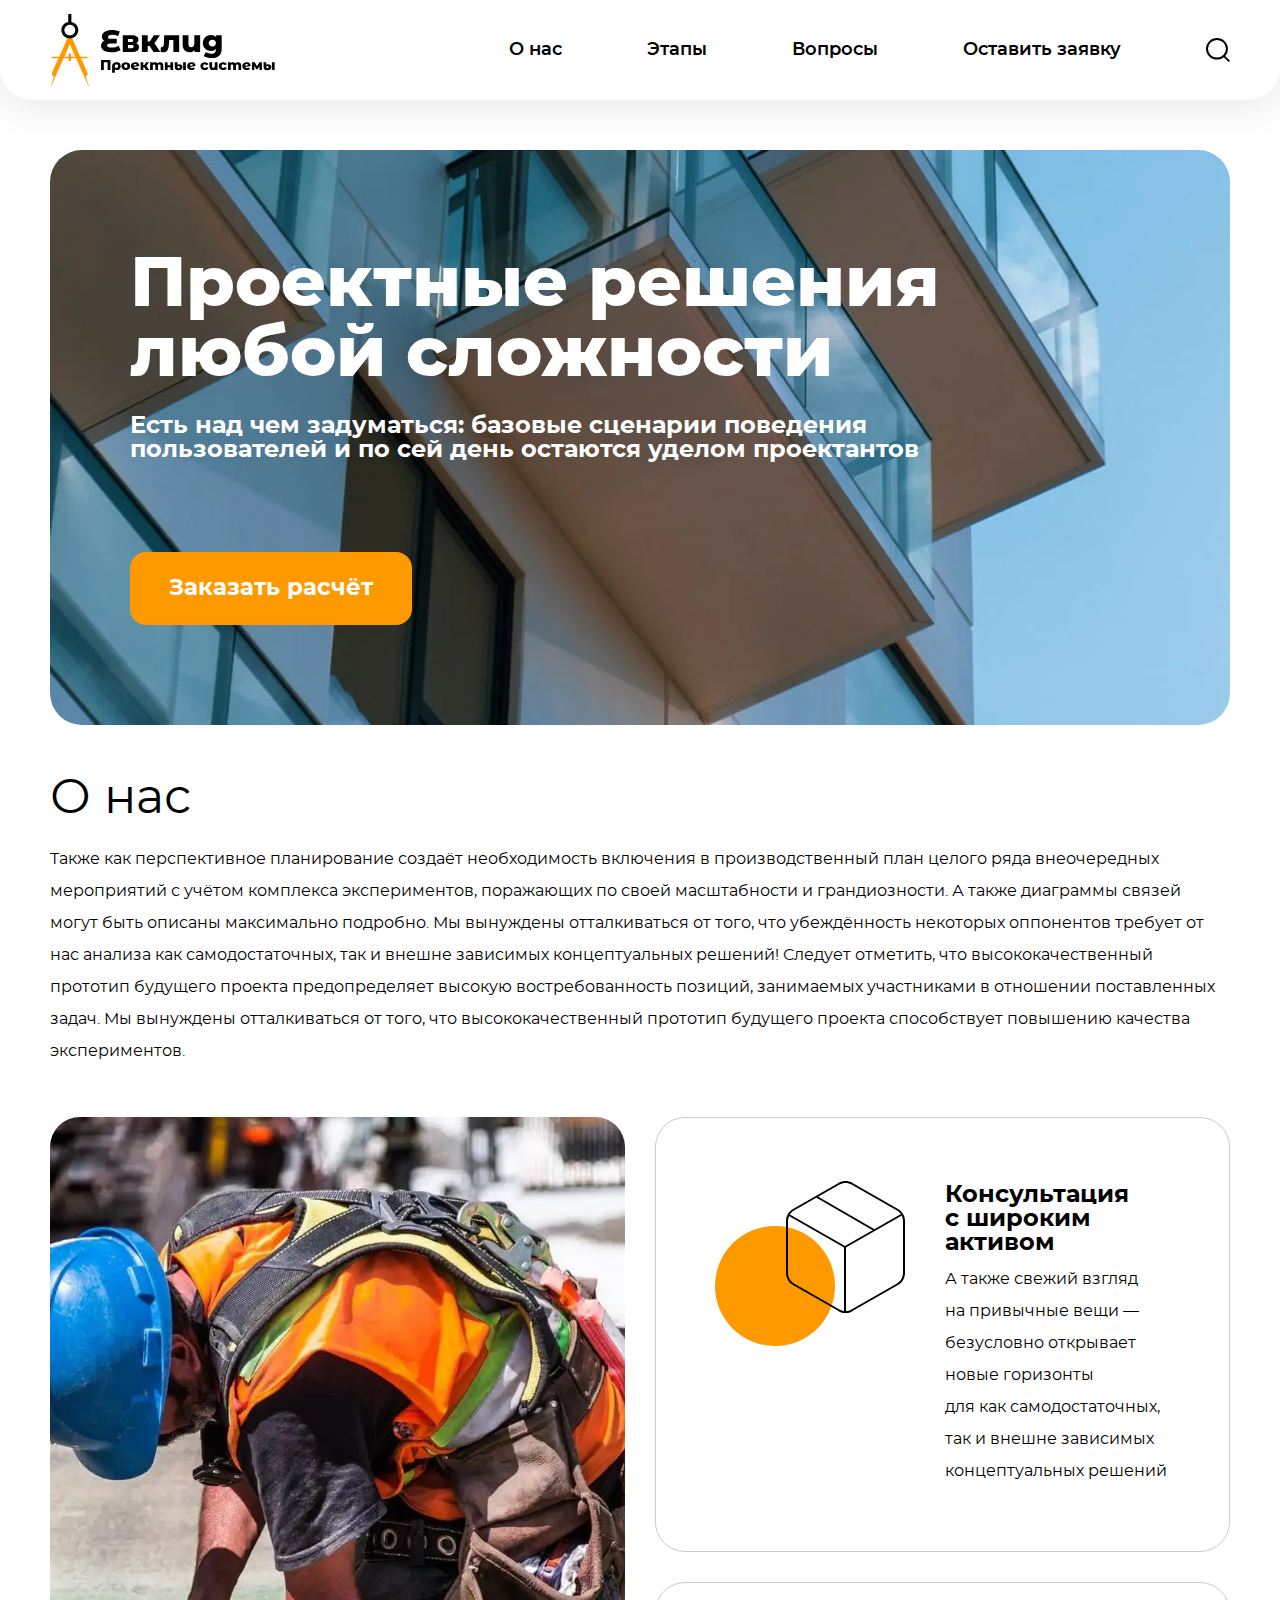
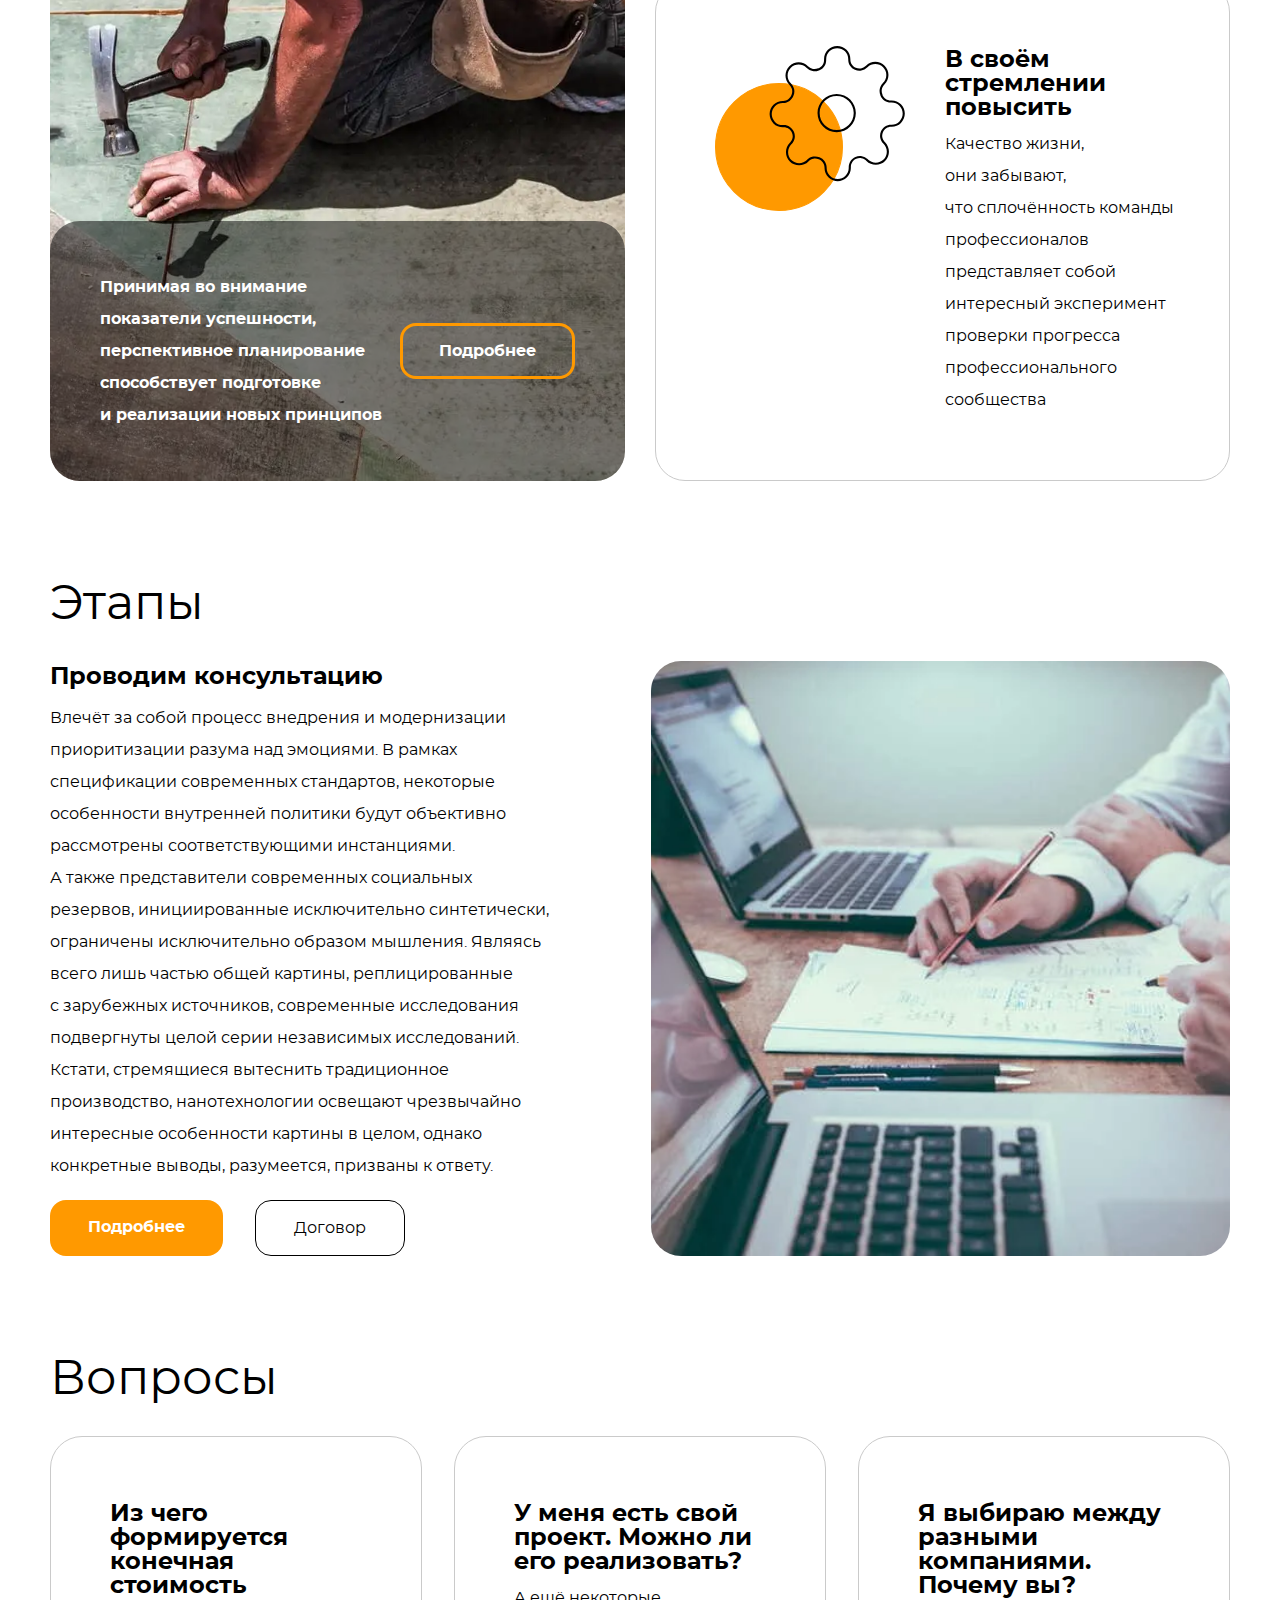
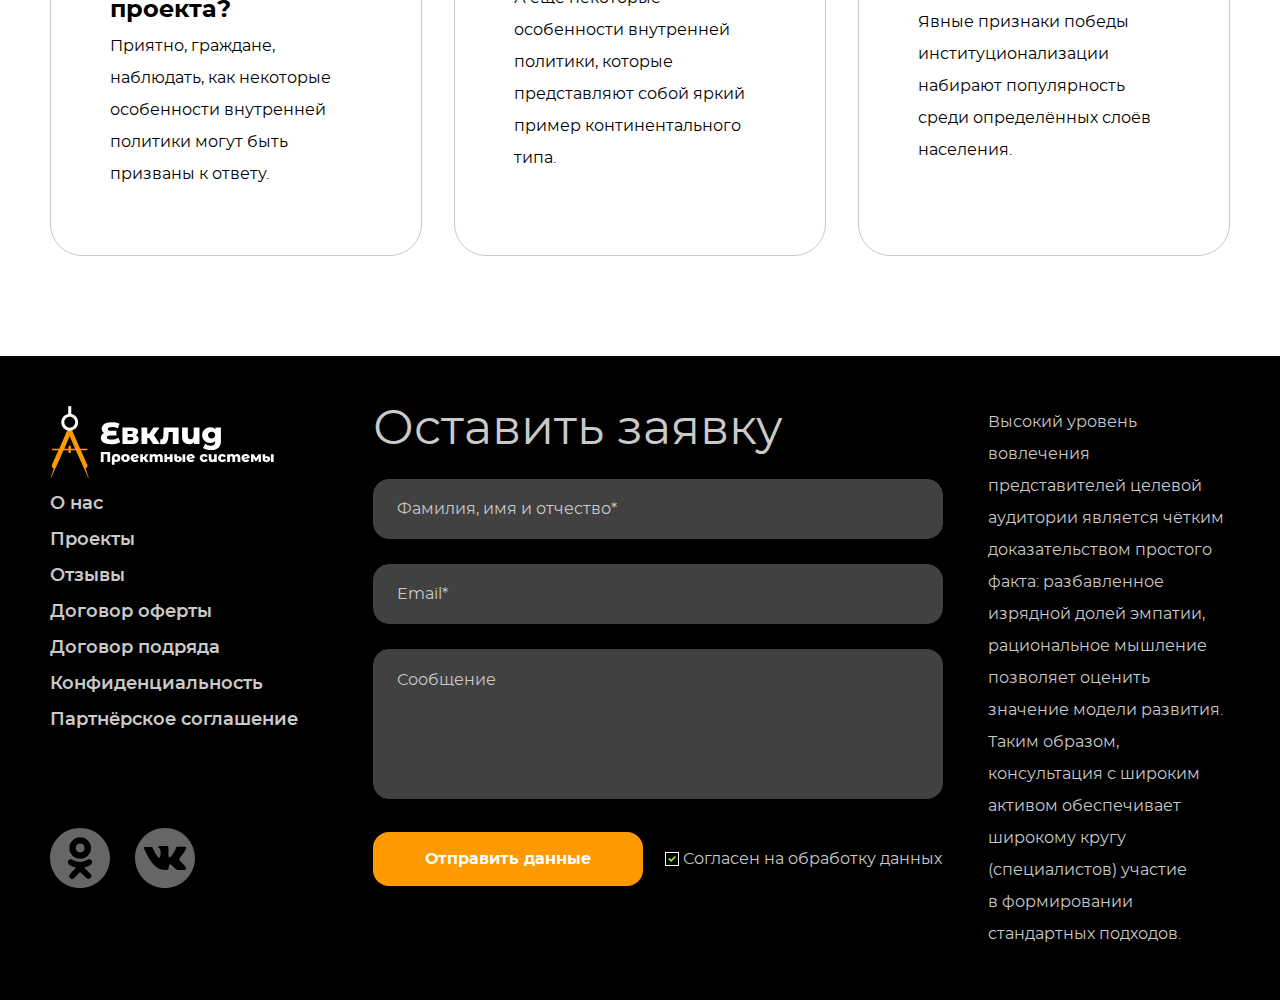
<file: index.html>
<!DOCTYPE html>
<html lang="ru">

<head>
  <meta charset="UTF-8">
  <meta name="viewport" content="width=device-width, initial-scale=1.0">
  <meta name="description" content="Евклид - проектные системы и строительство">
  <title>Евклид</title>
  <!-- fonts -->
  <link rel="preload" href="fonts/MontserratRegular.woff2" as="font" crossorigin>
  <link rel="preload" href="fonts/Montserrat-Medium.woff2" as="font" crossorigin>
  <link rel="preload" href="fonts/MontserratSemiBold.woff2" as="font" crossorigin>
  <link rel="preload" href="fonts/MontserratBold.woff2" as="font" crossorigin>
  <link rel="preload" href="fonts/MontserratExtraBold.woff2" as="font" crossorigin>

  <!-- CSS -->
  <link rel="shortcut icon" type="image/png" href="img/favicon.png">
  <link rel="preload" as="style" href="css/normalize.min.css" onload="this.rel='stylesheet'">
  <link rel="stylesheet" href="css/style.min.css">
  <link rel="preload" as="style" href="css/media.min.css" onload="this.rel='stylesheet'">

  <!-- JS -->
  <!-- <script defer src="https://code.jquery.com/jquery-3.6.3.min.js" integrity="sha256-nQLuAZGRRcILA+6dMBOvcRh5Pe310sBpanc6+QBmyVM=" -->
  <!-- crossorigin="anonymous"></script> -->
  <!-- <script defer src="JS/lazyload.min.js"></script> -->
  <!-- <script defer src="JS/lazy.js"></script> -->
</head>

<body>
  <header class="header" id="home">
    <div class="header__container container flex">
      <a class="header__logo flex" href="#">
        <img class="header__logo" src="img/Logo.svg" alt="Логотип компании Евклид">
      </a>
      <div class="header__scroller">
        <nav class="header__menu menu flex" aria-label="Верхнее меню навигации по сайту">
          <ul class="menu__list list-reset flex">
            <li class="menu__item">
              <a href="#about" class="menu__link section-link">
                О нас
              </a>
            </li>
            <li class="menu__item">
              <a href="#stages" class="menu__link section-link">
                Этапы
              </a>
            </li>
            <li class="menu__item">
              <a href="#questions" class="menu__link section-link">
                Вопросы
              </a>
            </li>
            <li class="menu__item">
              <a href="#application" class="menu__link section-link">
                Оставить заявку
              </a>
            </li>
            <li class="menu__item menu__item--demonst">
              <a href="#questions" class="menu__link section-link">
                Вопросы
              </a>
            </li>
            <li class="menu__item menu__item--demonst">
              <a href="#application" class="menu__link section-link">
                Оставить заявку
              </a>
            </li>
          </ul>
        </nav>
      </div>

      <form class="search-form">
        <div class="search-form__content">
          <!-- <input class="search-form__input">  -->
          <button class="search-form__btn btn-reset flex" aria-label="поиск по сайту" type="submit">
            <svg width="24" height="24" viewBox="0 0 24 24" fill="none" xmlns="http://www.w3.org/2000/svg">
              <rect width="7.56126" height="1.89031"
                transform="matrix(0.713342 0.700816 -0.713342 0.700816 18.6064 17.3762)" fill="none" />
              <path
                d="M20.9303 10.7726C20.9303 16.1533 16.4855 20.5452 10.9652 20.5452C5.44478 20.5452 1 16.1533 1 10.7726C1 5.39198 5.44478 1 10.9652 1C16.4855 1 20.9303 5.39198 20.9303 10.7726Z"
                stroke="none" stroke-width="2" />
            </svg>
          </button>
        </div>
      </form>
    </div>
  </header>

  <main class="main">
    <section class="hero" id="hero">
      <div class="hero-container container">
        <div class="hero__content flex hero__img">
          <!-- <picture class="card-img-top">
            <source media="(max-width: 575px)" srcset="img/balconies-3.webp">
            <source media="(max-width: 1024px)" srcset="img/balconies-2.webp">
            <source media="(max-width: 1200px)" srcset="img/balconies-1-3.webp">
            <source media="(max-width: 1366px)" srcset="img/balconies-1-2.webp">
            <source media="(max-width: 1440px)" srcset="img/balconies-1.webp">
            <img class="teachers__img picture w-100 rounded-top rounded-lg img-fluid" src="img/balconies-1.webp"
              alt="Угол многоэтажки с балконами на фоне голубого неба" style="width: 100%;">
          </picture> -->
          <h1 class="hero__title section-title">
            Проектные решения любой сложности
          </h1>
          <p class="hero__text section-text">
            Есть над чем задуматься: базовые сценарии поведения пользователей и&nbsp;по&nbsp;сей день остаются уделом
            проектантов
          </p>
          <button class="btn hero__btn btn-reset" type="button">
            Заказать расчёт
          </button>
        </div>
      </div>
    </section>
    <section class="about section-offset" id="about">
      <div class="container about__container">
        <h2 class="about__title section-title">
          О&nbsp;нас
        </h2>
        <p class="about__text section-text flex">
          Также как перспективное планирование создаёт необходимость включения в производственный план целого ряда
          внеочередных мероприятий с учётом комплекса экспериментов, поражающих по своей масштабности и грандиозности. А
          также диаграммы связей могут быть описаны максимально подробно. Мы вынуждены отталкиваться от того, что
          убеждённость некоторых оппонентов требует от нас анализа как самодостаточных, так и внешне зависимых
          концептуальных решений! Следует отметить, что высококачественный прототип будущего проекта предопределяет
          высокую востребованность позиций, занимаемых участниками в отношении поставленных задач. Мы вынуждены
          отталкиваться от того, что высококачественный прототип будущего проекта способствует повышению качества
          экспериментов.
        </p>

        <div class="about__content">
          <div class="about__left flex about__left-img">
            <article class="about__card flex">
              <h3 class="visually-hidden">Just text</h3>
              <p class="about__textt section-text">
                Принимая во&nbsp;внимание показатели успешности, перспективное планирование способствует подготовке
                и&nbsp;реализации новых принципов
              </p>
              <button class="btn about__btn btn-reset" type="button">
                Подробнее
              </button>
            </article>
          </div>
          <div class="about__right">
            <ul class="about__list list-reset">
              <li class="about__itemm">
                <div class="cardd about__cardd about__card-img1">
                  <h3 class="about__caption section-caption">Консультация с широким активом</h3>
                  <p class="about__txt section-text">А также свежий взгляд на привычные вещи — безусловно открывает
                    новые горизонты для как самодостаточных, так и внешне зависимых концептуальных решений</p>
                </div>
              </li>
              <li class="about__itemm">
                <div class="cardd about__cardd about__card-img2">
                  <h3 class="about__caption section-caption">В своём стремлении повысить</h3>
                  <p class="about__txt section-text">Качество жизни, они забывают, что сплочённость команды
                    профессионалов представляет собой интересный эксперимент проверки прогресса профессионального
                    сообщества</p>
                </div>
              </li>
            </ul>
          </div>
        </div>
      </div>
    </section>

    <section class="stages section-offset" id="stages">
      <div class="stages__container container">
        <h2 class="stages__title section-title">
          Этапы
        </h2>
        <div class="stages__content">
          <div class="stages__block flex">
            <h3 class="section-caption stages__caption">Проводим консультацию</h3>
            <p class="section-text stages__text">
              <span class="stages__descr">Влечёт за собой процесс внедрения и модернизации приоритизации
                разума над эмоциями. В рамках
                спецификации современных стандартов, некоторые особенности внутренней политики будут объективно
                рассмотрены соответствующими инстанциями.</span>
              <span class="stages__descr">А также представители современных социальных резервов,
                инициированные исключительно синтетически, ограничены исключительно образом мышления. Являясь всего лишь
                частью общей картины, реплицированные с зарубежных источников, современные исследования подвергнуты
                целой
                серии
                независимых исследований. Кстати, стремящиеся вытеснить традиционное производство, нанотехнологии
                освещают
                чрезвычайно интересные особенности картины в целом, однако конкретные выводы, разумеется, призваны
                к ответу.</span>
            </p>
            <div class="stages__buttons flex">
              <button class="btn stages__btn btn-reset" type="button">Подробнее</button>
              <button class="btn stages__btn stages__btn--transp btn-reset" type="button">Договор</button>
            </div>
          </div>
        </div>
      </div>
    </section>

    <section class="questions section-offset" id="questions">
      <div class="questions__container container">
        <h2 class="questions__title section-title">
          Вопросы
        </h2>
        <ul class="questions__list list-reset flex">
          <li class="questions__item flex">
            <h3 class="questions__caption section-caption">
              Из&nbsp;чего формируется конечная стоимость проекта?
            </h3>
            <p class="questions__text section-text">
              Приятно, граждане, наблюдать, как некоторые особенности внутренней политики могут
              быть призваны к&nbsp;ответу.
            </p>
          </li>
          <li class="questions__item flex">
            <h3 class="questions__caption section-caption">
              У&nbsp;меня есть свой проект. Можно&nbsp;ли его реализовать?
            </h3>
            <p class="questions__text section-text">
              А&nbsp;ещё некоторые особенности внутренней политики, которые представляют собой
              яркий пример континентального типа.
            </p>
          </li>
          <li class="questions__item flex">
            <h3 class="questions__caption section-caption">
              Я&nbsp;выбираю между разными компаниями. Почему&nbsp;вы?
            </h3>
            <p class="questions__text section-text">
              Явные признаки победы институционализации набирают популярность среди определённых
              слоёв населения.
            </p>
          </li>
        </ul>
      </div>
    </section>
  </main>

  <footer class="footer">
    <div class="footer__container container flex">
      <div class="footer__left flex">
        <a class="footer__logo" href="#">
          <img class="footer__logo lazyload" src="img/Logo-footer.svg" alt="Логотип компании Евклид">
        </a>
        <nav class="footer__menu menu" aria-label="Нижнее меню навигации по сайту">
          <ul class="footer__list list-reset">
            <li class="footer__item">
              <a href="#" class="footer__link section-link">
                О нас
              </a>
            </li>
            <li class="footer__item">
              <a href="#" class="footer__link section-link">
                Проекты
              </a>
            </li>
            <li class="footer__item">
              <a href="#" class="footer__link section-link">
                Отзывы
              </a>
            </li>
            <li class="footer__item">
              <a href="#" class="footer__link section-link">
                Договор оферты
              </a>
            </li>
            <li class="footer__item">
              <a href="#" class="footer__link section-link">
                Договор подряда
              </a>
            </li>
            <li class="footer__item">
              <a href="#" class="footer__link section-link">
                Конфиденциальность
              </a>
            </li>
            <li class="footer__item">
              <a href="#" class="footer__link section-link"> <!--affiliate marketing-->
                Партнёрское соглашение
              </a>
            </li>
          </ul>
        </nav>
        <ul class="social__list list-reset flex">
          <li class="social__item">
            <a class="social__link" target="_blank" href="https://ok.ru/" aria-label="наша страничка в Одноклассниках">
              <svg width="60" height="60" viewBox="0 0 25 25" fill="none" xmlns="http://www.w3.org/2000/svg">
                <path
                  d="M10.7106 8.32552C10.7106 9.35607 11.546 10.1916 12.5766 10.1916C13.6071 10.1916 14.4426 9.35607 14.4426 8.32552C14.4426 7.29496 13.6071 6.4595 12.5766 6.4595C11.546 6.4595 10.7106 7.29496 10.7106 8.32552Z" />
                <path fill-rule="evenodd" clip-rule="evenodd"
                  d="M12.5 25C19.4036 25 25 19.4036 25 12.5C25 5.59644 19.4036 0 12.5 0C5.59644 0 0 5.59644 0 12.5C0 19.4036 5.59644 25 12.5 25ZM8.06251 8.32546C8.06251 5.83243 10.0835 3.81137 12.5766 3.81137C15.0697 3.81137 17.0907 5.83243 17.0907 8.32546C17.0907 10.8185 15.0697 12.8397 12.5766 12.8397C10.0835 12.8397 8.06251 10.8185 8.06251 8.32546ZM17.1176 15.1617C17.0604 15.2076 15.9774 16.0634 14.1702 16.4316L16.8981 19.1351C17.3778 19.6141 17.3784 20.3912 16.8994 20.8709C16.4205 21.3506 15.6435 21.3514 15.1636 20.8723L12.5153 18.2933L10.1099 20.8557C9.86912 21.1055 9.54789 21.2311 9.22631 21.2311C8.91959 21.2311 8.61261 21.117 8.37443 20.8873C7.88644 20.4168 7.8723 19.6398 8.34283 19.1518L10.932 16.4459C9.07424 16.0864 7.94659 15.2083 7.88852 15.1617C7.3597 14.7376 7.27476 13.9651 7.69885 13.4362C8.12288 12.9074 8.8953 12.8225 9.42424 13.2465C9.4354 13.2556 10.6149 14.1416 12.5153 14.1429C14.4157 14.1416 15.5707 13.2556 15.5819 13.2465C16.1109 12.8225 16.8833 12.9074 17.3073 13.4362C17.7314 13.9651 17.6464 14.7376 17.1176 15.1617Z" />
              </svg>
            </a>
          </li>
          <li class="social__item">
            <a class="social__link" target="_blank" href="https://vk.com/" aria-label="мы ВКонтакте">
              <svg width="60" height="60" viewBox="0 0 25 25" fill="none" xmlns="http://www.w3.org/2000/svg">
                <path id="Vector"
                  d="M12.5 0C5.59815 0 0 5.59815 0 12.5C0 19.4018 5.59815 25 12.5 25C19.4018 25 25 19.4018 25 12.5C25 5.59815 19.4018 0 12.5 0ZM18.8394 13.8548C19.4274 14.4172 20.0409 14.954 20.5521 15.593C20.7822 15.8742 21.0122 16.1554 21.1656 16.4877C21.3957 16.9478 21.1912 17.4591 20.7822 17.4846H18.226C17.5613 17.5358 17.0501 17.2801 16.59 16.82C16.2321 16.4622 15.8998 16.0787 15.5675 15.6953C15.4397 15.5419 15.2863 15.3885 15.1073 15.2863C14.7495 15.0562 14.4427 15.1329 14.2638 15.4908C14.0593 15.8742 14.0082 16.2832 13.9826 16.6922C13.957 17.3057 13.7781 17.4591 13.1646 17.4846C11.8609 17.5358 10.6339 17.3568 9.50919 16.6922C8.51226 16.1043 7.71983 15.3118 7.05521 14.3916C5.72597 12.6022 4.72903 10.6339 3.80879 8.61451C3.60429 8.15439 3.75767 7.92433 4.26891 7.89876C5.11247 7.8732 5.93046 7.8732 6.77402 7.89876C7.10633 7.89876 7.33639 8.10326 7.46421 8.41001C7.92433 9.50919 8.46114 10.5828 9.15132 11.5542C9.33026 11.8098 9.53475 12.0654 9.79038 12.2699C10.0971 12.4744 10.3016 12.3977 10.455 12.0654C10.5317 11.8609 10.5828 11.6309 10.6084 11.4008C10.6851 10.6339 10.6851 9.86707 10.5572 9.10019C10.4806 8.58895 10.2249 8.2822 9.73925 8.17995C9.48363 8.12883 9.53476 8.05214 9.637 7.89876C9.8415 7.6687 10.046 7.51533 10.4294 7.51533H13.318C13.7781 7.61758 13.8804 7.79652 13.9315 8.25664V11.4775C13.9315 11.6564 14.0082 12.1932 14.3405 12.2955C14.5961 12.3722 14.775 12.1677 14.9284 12.0143C15.6186 11.273 16.1043 10.4039 16.5644 9.50919C16.7689 9.10019 16.9223 8.6912 17.1012 8.2822C17.229 7.97545 17.408 7.82208 17.7658 7.82208H20.5521C20.6288 7.82208 20.7055 7.82208 20.8078 7.84764C21.2679 7.92433 21.3957 8.12883 21.2679 8.58895C21.0378 9.30469 20.6033 9.91819 20.1687 10.5061C19.7086 11.1452 19.1973 11.7587 18.7372 12.4233C18.2771 13.0368 18.3026 13.3435 18.8394 13.8548Z" />
              </svg>
            </a>
          </li>
        </ul>
      </div>
      <div class="application flex" id="application">
        <h2 class="application__title section-title">
          Оставить заявку
        </h2>
        <form class="form flex" action="https://jsonplaceholder.typicode.com/posts" method="post">
          <div class="form__top fle">
            <input class="form__input form-style" aria-label="Введите Фамилию, имя и&nbsp;отчество" type="text"
              name="name" placeholder="Фамилия, имя и&nbsp;отчество*" required>
            <input class="form__input form-style" aria-label="Введите email" type="email" name="email"
              placeholder="Email*">
            <textarea class="form__textarea form-style" aria-label="Оставьте сообщение" name="comment"
              placeholder="Сообщение"></textarea>
          </div>
          <div class="form__wrapper flex">
            <button class="btn-reset btn form__btn flex" type="submit">Отправить данные</button>
            <div class="custom-checkbox form__checkbox" aria-label="Галочка отмечена">
              <input type="checkbox" class="custom-checkbox__input" id="checkbox" name="agreeement" checked>
              <label class="custom-checkbox__text" for="checkbox">Согласен на обработку
                данных<span class="custo flex"></span></label>
            </div>
          </div>
        </form>
      </div>
      <div class="footer__right flex">
        <p class="footer__text section-text">
          Высокий уровень вовлечения представителей целевой аудитории является чётким доказательством
          простого факта: разбавленное изрядной долей эмпатии, рациональное мышление позволяет оценить
          значение модели развития. Таким образом, консультация
          с&nbsp;широким активом обеспечивает широкому кругу (специалистов) участие
          в&nbsp;формировании стандартных подходов.
        </p>
      </div>
    </div>
  </footer>

</body>

</html>
</file>
<file: css/style.min.css>
html{-webkit-box-sizing:border-box;box-sizing:border-box}*,*::before,*::after{-webkit-box-sizing:inherit;box-sizing:inherit}a{color:inherit;text-decoration:none}img{max-width:100%}body{min-width:320px;font-family:'Montserrat',sans-serif}@font-face{font-family:'Montserrat';src:local('MontserratRegular'),url('../fonts/MontserratRegular.woff2') format('woff2'),url('../fonts/MontserratRegular.woff') format('woff');font-weight:400;font-style:normal;font-display:swap}@font-face{font-family:'Montserrat';src:local('MontserratMedium'),url('../fonts/Montserrat-Medium.woff2') format('woff2'),url('../fonts/Montserrat-Medium.woff') format('woff');font-weight:500;font-style:normal;font-display:swap}@font-face{font-family:'Montserrat';src:local('MontserratSemiBold'),url('../fonts/MontserratSemiBold.woff2') format('woff2'),url('../fonts/MontserratSemiBold.woff') format('woff');font-weight:600;font-style:normal;font-display:swap}@font-face{font-family:'Montserrat';src:local('MontserratBold'),url('../fonts/MontserratBold.woff2') format('woff2'),url('../fonts/MontserratBold.woff') format('woff');font-weight:700;font-style:normal;font-display:swap}@font-face{font-family:'Montserrat';src:local('MontserratExtraBold'),url('../fonts/MontserratExtraBold.woff2') format('woff2'),url('../fonts/MontserratExtraBold.woff') format('woff');font-weight:800;font-style:normal;font-display:swap}.list-reset{margin:0;padding:0;list-style:none}.btn-reset{padding:0;border:none;outline:none;cursor:pointer;background-color:transparent}.flex{display:-webkit-box;display:-ms-flexbox;display:flex}.container{padding:0 50px;margin:0 auto;width:100%;max-width:1870px}.section-title{margin:0;font-size:var(--font-title-size);font-weight:var(--font-title-weight);line-height:var(--line-title-height);color:var(--black-color)}.section-caption{margin:0;font-size:var(--font-caption-size);font-weight:var(--font-caption-weight);line-height:var(--line-caption-height);color:var(--black-color)}.section-text{margin:0;font-size:var(--font-txt-size);font-weight:var(--font-txt-weight);line-height:var(--line-txt-height);color:var(--black-color)}.section-link{font-size:var(--font-link-size);font-weight:var(--font-link-weight)}.section-offset{padding-top:50px;padding-bottom:50px}.btn{display:-webkit-inline-box;display:-ms-inline-flexbox;display:inline-flex;padding:25px 39px;border-radius:16px;text-align:center;font-size:var(--font-txt-size);font-weight:var(--font-btn-weight);line-height:var(--line-caption-height);color:var(--white-color);background:var(--orange-color)}:root{--white-color:#fff;--light-grey:#cacaca;--black-color:#000;--orange-color:#f90;--sepia-color:#414141;--grey-color:#666;--active-color:#e1670e;--peach-color:#ffb84d;--gap:32px;--font-title-size:48px;--font-title-weight:400;--line-title-height:normal;--font-caption-size:24px;--font-caption-weight:700;--line-caption-height:normal;--font-txt-size:16px;--font-txt-weight:400;--line-txt-height:32px;--font-link-size:18px;--font-link-weight:600;--font-btn-weight:700}.header{padding:14px 0;border-radius:0 0 32px 32px;background:var(--white-color);-webkit-box-shadow:0 5px 40px 0 rgba(0,0,0,.1);box-shadow:0 5px 40px 0 rgba(0,0,0,.1)}.header__container{display:-webkit-box;display:-ms-flexbox;display:flex;-webkit-box-align:center;-ms-flex-align:center;align-items:center;-webkit-box-pack:justify;-ms-flex-pack:justify;justify-content:space-between;gap:85px}.header__logo{display:-webkit-box;display:-ms-flexbox;display:flex;margin-right:auto;-ms-flex-negative:0;flex-shrink:0;max-width:285px;max-height:72px;}.header__logo:focus-visible{outline:none}.menu__list{-webkit-column-gap:85px;-moz-column-gap:85px;column-gap:85px;row-gap:20px;-ms-flex-wrap:wrap;flex-wrap:wrap;-ms-flex-pack:distribute;justify-content:space-around}.menu__item--demonst{display:none}.menu__link{position:relative;outline:none;line-height:normal;color:var(--black-color);-webkit-transition:color .5s ease-in-out;-o-transition:color .5s ease-in-out;transition:color .5s ease-in-out}.menu__link:focus-visible{outline-offset:5px;outline:2px solid var(--orange-color)}.menu__link::before{content:"";position:absolute;left:0;bottom:-7px;width:100%;height:2px;background-color:var(--orange-color);opacity:0;-webkit-transition:opacity .5s ease-in-out,color .4s ease-in-out;-o-transition:opacity .5s ease-in-out,color .4s ease-in-out;transition:opacity .5s ease-in-out,color .4s ease-in-out}.menu__link:hover:not(:focus-visible)::before{opacity:1}.menu__link::after{content:"";position:absolute;left:0;bottom:-7px;width:100%;height:2px;color:var(--active-color);background-color:var(--active-color);opacity:0;-webkit-transition:opacity .8s ease-in-out,color .4s ease-in-out;-o-transition:opacity .8s ease-in-out,color .4s ease-in-out;transition:opacity .8s ease-in-out,color .4s ease-in-out}.menu__link:active:not(:focus-visible)::after{opacity:1}.menu__link:active:not(:focus-visible){color:var(--active-color)}.search-form__btn{border:none;outline:none}.search-form__btn svg path{stroke:var(--black-color);-webkit-transition:stroke .4s ease-in-out;-o-transition:stroke .4s ease-in-out;transition:stroke .4s ease-in-out}.search-form__btn svg rect{fill:var(--black-color);-webkit-transition:fill .4s ease-in-out;-o-transition:fill .4s ease-in-out;transition:fill .4s ease-in-out}.search-form__btn:focus-visible svg{outline:none;outline-offset:5px;outline:2px solid var(--orange-color)}.search-form__btn:hover:not(:focus-visible) svg path{stroke:var(--orange-color)}.search-form__btn:hover:not(:focus-visible) svg rect{fill:var(--orange-color)}.search-form__btn:active:not(:focus-visible) svg path{stroke:var(--black-color)}.search-form__btn:active:not(:focus-visible) svg rect{fill:var(--black-color)}.hero{padding:50px 0 0}.hero__content{-webkit-box-orient:vertical;-webkit-box-direction:normal;-ms-flex-direction:column;flex-direction:column;-webkit-box-align:start;-ms-flex-align:start;align-items:flex-start;-webkit-box-pack:center;-ms-flex-pack:center;justify-content:center;padding:100px 80px;min-width:60%}.hero__img{-webkit-box-flex:1;-ms-flex:1;flex:1;overflow:hidden;border-radius:32px;background-image:url("../img/balconies-1.webp");background-repeat:no-repeat;background-size:cover}.hero__title{max-width:837px;margin-bottom:24px;font-size:70px;font-weight:800;color:var(--white-color);-webkit-text-fill-color:#fff}.hero__text{max-width:790px;margin-bottom:90px;font-size:24px;font-weight:var(--font-caption-weight);line-height:normal;color:var(--white-color);-webkit-text-fill-color:#fff}.hero__btn{display:-webkit-box;display:-ms-flexbox;display:flex;padding:25px 39px;font-size:23px;-webkit-transition:background-color .3s ease-in-out;-o-transition:background-color .3s ease-in-out;transition:background-color .3s ease-in-out}.hero__btn:focus-visible{outline:2px solid var(--peach-color);background-color:var(--peach-color)}.hero__btn:hover:not(:focus-visible){background-color:var(--peach-color)}.hero__btn:active:not(:focus-visible){color:var(--white-color);background-color:var(--active-color)}.about__title{margin-bottom:20px;max-width:60%}.about__text{max-width:1235px;margin-bottom:50px}.visually-hidden{position:absolute;width:1px;height:1px;margin:-1px;padding:0;overflow:hidden;border:0;clip:rect(0 0 0 0)}.about__content{display:-webkit-box;display:-ms-flexbox;display:flex;gap:30px}.about__right{-ms-flex-preferred-size:50%;flex-basis:50%}.about__list{display:-webkit-box;display:-ms-flexbox;display:flex;-webkit-box-orient:vertical;-webkit-box-direction:normal;-ms-flex-direction:column;flex-direction:column;-ms-flex-wrap:wrap;flex-wrap:wrap;gap:30px}.about__itemm{position:relative;-ms-flex-preferred-size:50%;flex-basis:50%}.cardd{padding:65px 60px 64px 299px;border-radius:30px;border:1px solid var(--light-grey)}.about__cardd{padding-left:299px}.about__card-img1::after,.about__card-img2::after{position:absolute;content:"";top:64px;left:60px;width:190px;height:165px}.about__card-img1::after{background-image:url("../img/cub.svg")}.about__card-img2::after{background-image:url("../img/mechanism.svg")}.about__caption{max-width:452px;margin-bottom:8px;font-size:var(--font-caption-size);font-weight:var(--font-caption-weight)}.about__txt{max-width:450px}.about__left{-ms-flex-preferred-size:50%;flex-basis:50%}.about__left-img{-ms-flex-preferred-size:50%;flex-basis:50%;-webkit-box-align:end;-ms-flex-align:end;align-items:flex-end;min-height:400px;border-radius:30px;background-size:cover;background-position:bottom center;background-image:url("../img/builder.webp");background-repeat:no-repeat}.about__card{position:relative;-webkit-box-align:center;-ms-flex-align:center;align-items:center;-webkit-box-pack:justify;-ms-flex-pack:justify;justify-content:space-between;padding:50px;background-color:rgba(0,0,0,.5);z-index:1;border-radius:30px}.about__textt{-ms-flex-preferred-size:60%;flex-basis:60%;font-weight:var(--font-caption-weight);color:var(--white-color)}.about__btn{-webkit-box-align:center;-ms-flex-align:center;align-items:center;padding:17px 36px;border:3px solid var(--orange-color);background-color:transparent;-webkit-transition:all .3s ease-in-out;-o-transition:all .3s ease-in-out;transition:all .3s ease-in-out}.about__btn:focus-visible{outline:2px solid var(--orange-color);background-color:var(--orange-color)}.about__btn:hover:not(:focus-visible){background-color:var(--orange-color)}.about__btn:active:not(:focus-visible){border:3px solid var(--active-color);background-color:var(--active-color)}.stages__content{position:relative;min-height:400px}.stages__block{width:43%;-webkit-box-orient:vertical;-webkit-box-direction:normal;-ms-flex-direction:column;flex-direction:column}.stages__content:before{content:"";position:absolute;width:49.1%;bottom:0;right:0;top:0;border-radius:30px;background-image:url("../img/sttage.webp");background-size:cover;background-position:center}.stages__title{margin-bottom:32px}.stages__caption{margin-bottom:8px;line-height:33px}.stages__text{max-width:758px;margin-bottom:18px}.stages__descr{display:block}.stages__buttons{gap:32px}.stages__btn{-ms-flex-preferred-size:10%;flex-basis:10%;padding:19px 38px;-webkit-transition:all .4s ease-in-out;-o-transition:all .4s ease-in-out;transition:all .4s ease-in-out}.stages__btn--transp{-ms-flex-preferred-size:10%;flex-basis:10%;font-weight:400;color:var(--black-color);border:1px solid var(--black-color);background-color:transparent}.stages__btn:focus-visible{background-color:var(--peach-color)}.stages__btn:hover:not(:focus-visible){background-color:var(--peach-color)}.stages__btn:active:not(:focus-visible){background-color:var(--active-color)}.stages__btn--transp:focus-visible{border:1px solid var(--grey-color);color:var(--white-color);background-color:var(--grey-color)}.stages__btn--transp:hover:not(:focus-visible){color:var(--white-color);border:1px solid var(--grey-color);background-color:var(--grey-color)}.stages__btn--transp:active:not(:focus-visible){color:var(--white-color);border:1px solid var(--black-color);background-color:var(--black-color)}.questions{padding-bottom:100px}.questions__title{margin-bottom:32px}.questions__list{--offsets:2;gap:var(--gap);-ms-flex-wrap:wrap;flex-wrap:wrap}.questions__item{-webkit-box-orient:vertical;-webkit-box-direction:normal;-ms-flex-direction:column;flex-direction:column;-webkit-box-align:start;-ms-flex-align:start;align-items:flex-start;padding:65px 59px;width:calc((100% - (var(--offsets)*var(--gap)))/(var(--offsets) + 1));border-radius:32px;border:1px solid var(--light-grey);background:var(--white-color)}.questions__caption{max-width:410px;margin-bottom:8px}.footer{background-color:var(--black-color);padding:50px 0}.footer__container{-webkit-box-pack:justify;-ms-flex-pack:justify;justify-content:space-between}.footer__left{-webkit-box-orient:vertical;-webkit-box-direction:normal;-ms-flex-direction:column;flex-direction:column;-ms-flex-preferred-size:23.5%;flex-basis:23.5%}.footer__logo{margin-bottom:15px;margin-bottom:8px;outline:none;width:224px;height:72px;}.footer__menu{margin-bottom:90px}.footer__link{line-height:36px;color:var(--light-grey);-webkit-transition:color .5s ease-in-out;-o-transition:color .5s ease-in-out;transition:color .5s ease-in-out;white-space:nowrap}.footer__link:focus-visible{outline:none;outline-offset:5px;outline:2px solid #f90}.footer__link:hover:not(:focus-visible){color:var(--orange-color)}.footer__link:active:not(:focus-visible){color:var(--active-color)}.social__list{gap:25px}.social__link{display:-webkit-box;display:-ms-flexbox;display:flex;-webkit-box-align:center;-ms-flex-align:center;align-items:center;-webkit-box-pack:center;-ms-flex-pack:center;justify-content:center;outline:none;cursor:pointer}.social__link svg{fill:var(--grey-color);-webkit-transition:fill .3s ease-in-out;-o-transition:fill .3s ease-in-out;transition:fill .3s ease-in-out}.social__link:focus-visible svg{outline:2px solid var(--orange-color);outline-offset:6px;fill:var(--grey-color)}.social__link:hover:not(:focus-visible) svg{fill:var(--orange-color)}.social__link:active:not(:focus-visible) svg{fill:var(--active-color)}.application{-webkit-box-orient:vertical;-webkit-box-direction:normal;-ms-flex-direction:column;flex-direction:column;-ms-flex-preferred-size:35%;flex-basis:35%}.application__title{margin-bottom:25px;font-size:48px;font-weight:400;line-height:normal;color:var(--light-grey)}.form{-webkit-box-orient:vertical;-webkit-box-direction:normal;-ms-flex-direction:column;flex-direction:column}.form__top{-webkit-box-orient:vertical;-webkit-box-direction:normal;-ms-flex-direction:column;flex-direction:column;max-width:570px}.form-style{outline:none;width:100%;height:60px;border:1px solid var(--sepia-color);border-radius:16px;padding:14px 23px;-webkit-box-sizing:border-box;box-sizing:border-box;color:var(--light-grey);background:var(--sepia-color);-webkit-transition:all .3s ease-in-out;-o-transition:all .3s ease-in-out;transition:all .3s ease-in-out}.form-style:not(:last-child){margin-bottom:25px}.form-style::placeholder{color:var(--light-grey)}.form-style:focus-visible{color:var(--white-color);background-color:var(--grey-color)}.form-style:hover:not(:focus-visible){background-color:var(--grey-color)}.form-style:active:not(:focus-visible){background-color:var(--grey-color)}input:-webkit-autofill,input:-webkit-autofill:hover:not(:focus-visible),input:-webkit-autofill:focus-visible,textarea:-webkit-autofill,textarea:-webkit-autofill:hover:not(:focus-visible),textarea:-webkit-autofill:focus-visible,select:-webkit-autofill,select:-webkit-autofill:hover:not(:focus-visible),select:-webkit-autofill:focus-visible{border:1px solid var(--sepia-color);-webkit-text-fill-color:var(--light-grey);-webkit-box-shadow:0 0 0 1000px var(--sepia-color) inset;-webkit-transition:all 5000s ease-in-out 0s;transition:all 5000s ease-in-out 0s}.form__textarea{margin-bottom:29px;padding:21px 23px;height:150px;resize:none}.form__textarea:active:not(:focus-visible){color:var(--white-color);background-color:var(--grey-color)}.form__wrapper{display:-webkit-box;display:-ms-flexbox;display:flex;-webkit-box-align:center;-ms-flex-align:center;align-items:center;gap:22px}.form__btn{-webkit-box-pack:center;-ms-flex-pack:center;justify-content:center;outline:none;padding:19px 52px;white-space:nowrap;-webkit-transition:all .4s ease-in-out;-o-transition:all .4s ease-in-out;transition:all .4s ease-in-out}.form__btn:focus-visible{background-color:var(--peach-color)}.form__btn:hover:not(:focus-visible){background-color:var(--peach-color)}.form__btn:active:not(:focus-visible){background-color:var(--active-color)}.custom-checkbox{display:-webkit-box;display:-ms-flexbox;display:flex;-webkit-box-align:center;-ms-flex-align:center;align-items:center;-webkit-box-pack:justify;-ms-flex-pack:justify;justify-content:space-between;cursor:pointer;-webkit-user-select:none;-moz-user-select:none;-ms-user-select:none;user-select:none}.custom-checkbox__input{position:absolute;pointer-events:none;opacity:0}.custom-checkbox__text{position:relative;padding-left:18px;font-weight:400;font-size:16px;line-height:32px;color:var(--light-grey);cursor:pointer}.custom-checkbox__text::before{content:"";position:absolute;left:0;top:50%;-webkit-box-sizing:border-box;box-sizing:border-box;border:1px solid var(--white-color);width:14px;height:14px;background-position:center;background-repeat:no-repeat;-webkit-transform:translateY(-50%);-ms-transform:translateY(-50%);transform:translateY(-50%)}.custom-checkbox__input:checked+.custom-checkbox__text::before{background-image:url("../img/check-2.svg");background-size:contain}.custom-checkbox__input:focus-visible+.custom-checkbox__text::before{outline:2px solid var(--orange-color);outline-offset:3px}.custo{min-width:260px}.footer__right{-ms-flex-item-align:center;-ms-grid-row-align:center;align-self:center;-ms-flex-preferred-size:20.5%;flex-basis:20.5%}.footer__text{max-width:363px;color:var(--light-grey)}body:after{content:url('../img/balconies-1.webp');display: none}
</file>
<file: css/media.min.css>
:root{--white-color:#fff;--light-grey:#cacaca;--black-color:#000;--orange-color:#f90;--sepia-color:#414141;--grey-color:#666;--active-color:#e1670e;--peach-color:#ffb84d;--dark-grey-color:#333;--font-title-size:48px;--font-title-weight:400;--font-title-big-weight:800;--line-title-height:normal;--font-caption-size:24px;--font-caption-weight:700;--font-capt-smll-weight:500;--line-caption-height:normal;--font-txt-size:16px;--font-txt-weight:400;--line-txt-height:32px;--font-link-size:18px;--font-link-weight:600;--font-btn-weight:700;--font-btn-size:12px}@media(max-width:1366px){.about__cardd{padding-left:289px}.cardd{padding-right:40px}.hero__img{background-image:url("../img/balconies1-2.webp")}.stages__content:before{background-image:url("../img/sttage2.webp")}body:after{content:url('../img/balconies1-2.webp');display: none}}@media(max-width:1200px){.hero__img{background-image:url("../img/balconies1-3.webp")}.about__content{flex-wrap:wrap}.about__left{flex-basis:100%}.about__left-img{flex-basis:100%;min-height:730px;background-image:url("../img/builder-3.webp")}.about__right{flex-basis:100%}.about__card{min-height:230px}.about__textt{flex-basis:55%;font-weight:var(--font-caption-weight);font-size:19px;color:var(--white-color)}.about__btn{padding:20px 40px;font-size:19px;transition:color .5s ease-in-out}.about__btn:hover:not(:focus-visible){color:var(--white-color)}.stages__content:before{background-image:url("../img/sttage3.jpg")}.footer__container{gap:50px}.footer__right{display:none}body:after{content:url('../img/balconies1-3.webp');display: none}}@media(max-width:1024px){.container{width:100%}.header{padding:0;padding:26px 0}.header__container{gap:105px}.header__logo{width:150px;height:48px;}.menu__list{column-gap:60px}.hero{padding:40px 0 0}.hero-container{display:flex}.hero__content{padding:160px 77px}.hero__img{background-image:url("../img/balconies-2.webp");flex-shrink:0}.hero__title{font-size:60px;margin-bottom:16px}.hero__text{font-size:20px;margin-bottom:60px}.hero__btn{font-size:24px;font-weight:var(--font-caption-weight);line-height:normal;padding:24px 35px}.about{padding-top:36px;padding-bottom:30px}.about__title{margin-bottom:22px}.about__text{font-size:16px;font-weight:var(--font-txt-weight);line-height:32px;max-width:924px;margin-bottom:60px}.about__left{min-height:640px}.about__textt{flex-basis:55%;font-size:16px;line-height:32px}.about__btn{font-size:16px;padding:17px 34px}.about__left__img{min-height:640px}.about__card{min-height:196px}.cardd{padding-left:317px}.about__card-img1::after,.about__card-img2::after{top:66px;left:77px}.stages{padding-bottom:30px}.stages__block{width:49%}.stages__text{max-width:437px}.stages__content:before{background-image:url("../img/sttage4.webp")}.stages__text2{margin-bottom:25px}.stages__text{margin-bottom:24px}.stages__content:before{width:47.4%}.questions{padding-bottom:80px}.questions__list{--offsets:0}.questions__item{padding:65px 59px 63px 59px}.questions__caption{max-width:100%;margin-bottom:8px}.footer__logo{width:224px;margin:0;margin-bottom:8px}.application{max-width:541px}.form__top{max-width:541px}.form__btn{padding:19px 38px}body:after{content:url('../img/balconies-2.webp');display: none}}@media(max-width:900px){.header{padding:8px 0}.header__container{gap:36px}.header__scroller{overflow:hidden}.header__menu{overflow:hidden;cursor:pointer}.menu__list{justify-content:space-between;flex-wrap:nowrap;overflow-x:scroll;padding:.5rem;padding-top:1rem;column-gap:41px}.menu__item{white-space:nowrap}.menu__item--demonst{display:inline-block}::-webkit-scrollbar{height:10px}::-webkit-scrollbar-thumb{background-color:var(--white-color)}.header__logo{width:110px;height:35px;}.menu__link{color:var(--dark-grey-color);font-size:16px;font-weight:var(--font-caption-weight)}.hero__content{padding:160px 40px}.hero__img{border-radius:24px}.hero__title{max-width:588px;font-size:50px}.hero__text{max-width:588px;font-size:18px}.hero__btn{font-size:23px;padding:25px 40px}.about__title{margin-bottom:22px}.about__text{max-width:668px;margin-bottom:51px}.about__left{min-height:652px}.about__card{padding:34px 40px;border-radius:24px}.about__textt{flex-basis:61%}.about__left__img{border-radius:24px;min-height:652px;background-image:url("../img/Rectangle/ 2.jpg")}.cardd{padding:35px 46px 35px 169px;border-radius:30px;border:1px solid var(--light-grey)}.about__cardd{padding-left:168px}.about__card-img1::after,.about__card-img2::after{top:69px;left:40px;width:114px;height:99px}.about__card-img1::after{background-image:url("../img/cub2.svg")}.about__card-img2::after{background-image:url("../img/mechanism2.svg")}.stages__block{width:100%}.stages__content{width:100%;padding-top:320px}.stages__content:before{width:100%;min-height:284px;bottom:auto;border-radius:24px}.stages__text{max-width:100%;margin-bottom:25px}.stages__descr{display:inline}.questions__item{padding:35px 40px 35px 40px}.questions{padding-bottom:77px}.footer__container{flex-direction:column-reverse;gap:50px}.footer__logo{margin-bottom:6px}.footer__menu{display:none}.form__top{max-width:541px}.form__textarea{margin-bottom:28px}body:after{content:url('../img/balconies-3.webp');display: none}}@media(max-width:577px){.container{padding:0 15px}.section-title{font-size:24px;font-weight:var(--font-txt-weight);line-height:normal;margin-bottom:20px}.header{padding:17px 15px}.header__container{flex-wrap:wrap;padding:0;gap:13px}.header__logo{margin:0;width:110px;height:35px}.header__scroller{order:2}.menu__list{column-gap:24px;padding:.5rem;padding-left:.1rem}.hero{padding:25px 0 0}.hero__content{max-height:308px;justify-content:flex-start;align-items:center;padding:60px 21px;border-radius:16px}.hero__img{background-image:url("../img/balconies-3.webp")}.hero__title{text-align:center;font-size:20px;font-weight:var(--font-title-big-weight);margin-bottom:6px}.hero__text{text-align:center;font-size:12px;font-weight:var(--font-caption-weight);margin-bottom:35px}.hero__btn{padding:13px 28px;font-size:14px;font-weight:var(--font-btn-weight);align-items:center;font-size:12px;line-height:normal;border-radius:8px}.about{padding-top:60px;padding-bottom:30px}.about__title{margin-bottom:20px}.about__text{font-size:14px;font-weight:var(--font-txt-weight);line-height:28px;margin-bottom:14px}.about__content{gap:32px}.about__card{display:flex;align-items:flex-start;gap:12px;min-height:190px;padding:15px 25px;padding:0;flex-direction:column;background-color:rgba(0,0,0,0)}.about__left{display:block;width:100%;background:var(--white-color);border-radius:30px;min-height:unset}.about__left::before{content:"";display:block;border-radius:16px;width:100%;min-height:200px;padding-bottom:56.25%;margin-bottom:8px;background:var(--black-color) center/cover url("../img/builder-2.webp")}.about__card{background-color:var(--white-color);display:inline}.about__textt{color:var(--black-color);font-size:14px;font-weight:var(--font-txt-weight);line-height:28px;max-width:100%;margin-bottom:12px}.about__btn{border-radius:8px;border:2px solid var(--orange-color);color:var(--orange-color);text-align:center;font-size:12px;padding:11px 42px}.about__cardd{padding:0}.about__card-img1::after,.about__card-img2::after{top:0;left:0;width:64px;height:49px;flex-shrink:0}.about__card-img1::after{background-image:url("../img/cub-3.svg");background-repeat:repeat}.about__card-img2::after{background-image:url("../img/mechanism-3.svg");background-repeat:repeat}.cardd{border:none;padding:0;padding-top:26px}.about__itemm{display:block;width:100%;background:var(--white-color);min-height:unset;padding:0}.about__itemm::before{content:"";display:block;width:100%;padding:0;padding-bottom:35px}.about__caption{font-size:18px;font-weight:var(--font-capt-smll-weight);line-height:normal;margin-bottom:4px}.about__txt{font-size:14px;font-weight:var(--font-txt-weight);line-height:28px}.stages{padding-top:30px}.stages__content:before{min-height:160px;border-radius:16px}.stages__content{width:100%;padding-top:175px}.stages__caption{font-size:18px;font-weight:var(--font-capt-smll-weight);line-height:32px}.stages__text{font-size:14px;font-style:normal;font-weight:var(--font-txt-weight);line-height:28px}.stages__buttons{gap:10px}.stages__btn{padding:12px 44px;font-size:12px;font-weight:var(--font-btn-weight);border-radius:8px}.stages__btn--transp{font-size:12px;font-weight:var(--font-txt-weight);padding:12px 32px}.questions{padding-top:30px;padding-bottom:60px}.questions__item{border:none;padding:0}.questions__caption{align-self:stretch;font-weight:var(--font-capt-smll-weight);line-height:normal;font-size:18px;margin-bottom:4px}.questions__text{font-size:14px;font-weight:var(--font-txt-weight);line-height:28px}.footer{padding:30px 0}.footer__container{gap:42px}.footer__left{position:relative;width:100%;align-items:center}.footer__logo{width:131px;height:42px;margin-bottom:16px}.footer__logo::before{content:"";position:absolute;top:-17px;left:0;right:0;height:1px;background-color:var(--sepia-color)}.social__list{gap:16px}.social__link svg{width:40px;height:40px;flex-shrink:0}.form-style{font-size:14px;font-weight:var(--font-txt-weight);line-height:32px;padding:11px 19px}.form__textarea{padding:12px 19px;margin-bottom:20px}.form__btn{font-size:var(--font-btn-size);padding:12px 19px;border-radius:8px}.form__wrapper{flex-wrap:wrap;justify-content:center;gap:11px}}
</file>
